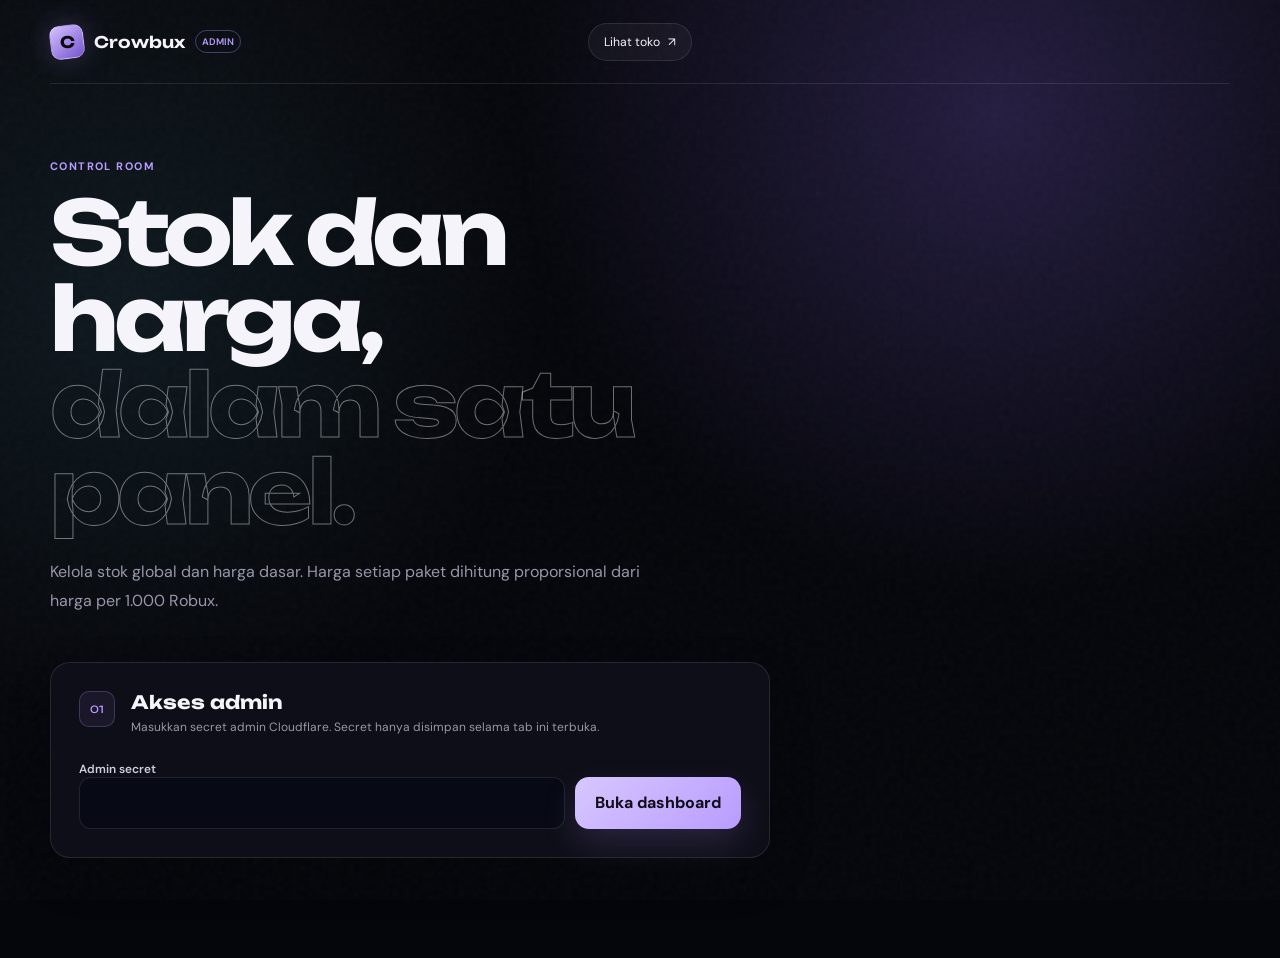
<file: admin.html>
<!DOCTYPE html>
<html lang="id" data-api-base="https://crowbux-api.crowbux-stock.workers.dev">
  <head>
    <meta charset="UTF-8" />
    <meta name="viewport" content="width=device-width, initial-scale=1.0" />
    <meta name="theme-color" content="#070b18" />
    <meta name="robots" content="noindex, nofollow" />
    <link rel="preconnect" href="https://fonts.googleapis.com" />
    <link rel="preconnect" href="https://fonts.gstatic.com" crossorigin />
    <link
      href="https://fonts.googleapis.com/css2?family=DM+Sans:wght@400;500;600;700&family=Unbounded:wght@500;600;700&display=swap"
      rel="stylesheet"
    />
    <link rel="icon" href="favicon.svg" type="image/svg+xml" />
    <link rel="stylesheet" href="styles.css" />
    <title>Crowbux Admin — Stok &amp; Harga</title>
  </head>
  <body class="admin-page">
    <div class="page-noise" aria-hidden="true"></div>

    <header class="site-header">
      <a class="brand" href="index.html" aria-label="Kembali ke Crowbux">
        <span class="brand-mark" aria-hidden="true"><span>C</span></span>
        <span>Crowbux</span>
        <small>Admin</small>
      </a>
      <a class="header-action" href="index.html">Lihat toko <span aria-hidden="true">↗</span></a>
    </header>

    <main class="admin-shell">
      <section class="admin-intro">
        <span class="section-kicker">Control room</span>
        <h1>Stok dan harga,<br /><span>dalam satu panel.</span></h1>
        <p>Kelola stok global dan harga dasar. Harga setiap paket dihitung proporsional dari harga per 1.000 Robux.</p>
      </section>

      <section class="admin-auth form-card" id="admin-auth" aria-labelledby="auth-title">
        <div class="step-heading">
          <span class="step-number">01</span>
          <div>
            <h2 id="auth-title">Akses admin</h2>
            <p>Masukkan secret admin Cloudflare. Secret hanya disimpan selama tab ini terbuka.</p>
          </div>
        </div>
        <form id="admin-login-form" class="admin-login-form">
          <label for="admin-secret">Admin secret</label>
          <div class="input-action-row">
            <input id="admin-secret" type="password" autocomplete="current-password" required />
            <button class="primary-button" type="submit">Buka dashboard</button>
          </div>
        </form>
      </section>

      <section class="admin-dashboard" id="admin-dashboard" hidden>
        <div class="admin-toolbar">
          <div>
            <span class="section-kicker">Live inventory</span>
            <h2>Pengaturan Crowbux</h2>
          </div>
          <button class="secondary-button" id="admin-logout" type="button">Keluar</button>
        </div>

        <div class="admin-metrics">
          <article>
            <span>Stok tersedia</span>
            <strong id="admin-current-stock">—</strong>
            <small>Robux siap dijual</small>
          </article>
          <article>
            <span>Harga dasar</span>
            <strong id="admin-current-price">—</strong>
            <small>Per 1.000 Robux</small>
          </article>
          <article>
            <span>Terakhir diperbarui</span>
            <strong id="admin-updated-at">—</strong>
            <small>Waktu database</small>
          </article>
        </div>

        <div class="admin-grid">
          <form class="form-card admin-settings-form" id="admin-settings-form">
            <div class="step-heading">
              <span class="step-number">02</span>
              <div>
                <h3>Update inventory</h3>
                <p>Tambah restock atau tetapkan ulang jumlah stok.</p>
              </div>
            </div>

            <div class="admin-field-grid">
              <label>
                Operasi stok
                <select id="stock-operation" name="stockOperation">
                  <option value="add">Tambah ke stok saat ini</option>
                  <option value="set">Tetapkan jumlah stok</option>
                </select>
              </label>
              <label>
                Jumlah Robux
                <input id="stock-amount" name="stockAmount" type="number" min="0" step="1" value="0" required />
              </label>
              <div class="admin-price-field">
                <label for="price-per-1000">Harga per 1.000 Robux</label>
                <div class="currency-input">
                  <span>Rp</span>
                  <input id="price-per-1000" name="pricePer1000" type="number" min="1000" step="100" required />
                </div>
              </div>
            </div>

            <div class="admin-save-row">
              <p>Perubahan harga langsung memperbarui seluruh paket di halaman pembeli.</p>
              <button class="primary-button" type="submit">Simpan perubahan <span aria-hidden="true">→</span></button>
            </div>
          </form>

          <aside class="form-card price-preview" aria-labelledby="preview-title">
            <div class="step-heading">
              <span class="step-number">03</span>
              <div>
                <h3 id="preview-title">Preview harga paket</h3>
                <p>Dihitung otomatis dari harga dasar.</p>
              </div>
            </div>
            <div class="preview-list" id="price-preview"></div>
          </aside>
        </div>

        <section class="form-card admin-orders" aria-labelledby="admin-orders-title">
          <div class="admin-orders-heading">
            <div class="step-heading">
              <span class="step-number">04</span>
              <div>
                <h3 id="admin-orders-title">Pesanan terbaru</h3>
                <p>Konfirmasi pembayaran manual untuk mengurangi stok dan memulai proses top up.</p>
              </div>
            </div>
            <button class="secondary-button" id="refresh-orders" type="button">Muat ulang</button>
          </div>
          <div class="admin-order-list" id="admin-order-list">
            <p class="empty-orders">Memuat pesanan…</p>
          </div>
        </section>
      </section>
    </main>

    <div class="toast" id="toast" role="status" aria-live="polite"></div>
    <script src="admin.js"></script>
  </body>
</html>
</file>
<file: styles.css>
:root {
  --bg: #05060b;
  --bg-soft: #0b0d15;
  --panel: rgba(16, 17, 28, 0.82);
  --panel-solid: #10121d;
  --text: #f6f4fb;
  --muted: #9896a8;
  --line: rgba(255, 255, 255, 0.1);
  --lime: #b99cff;
  --lime-dark: #7554cf;
  --violet: #b99cff;
  --cyan: #6be6f4;
  --danger: #ff7b91;
  --success: #64e6a5;
  --radius-sm: 12px;
  --radius-md: 20px;
  --radius-lg: 30px;
  --shadow: 0 30px 80px rgba(0, 0, 0, 0.28);
}

* {
  box-sizing: border-box;
  margin: 0;
  padding: 0;
}

html {
  scroll-behavior: smooth;
}

body {
  min-width: 320px;
  overflow-x: hidden;
  background:
    radial-gradient(circle at 78% 12%, rgba(151, 112, 255, 0.22), transparent 30rem),
    radial-gradient(circle at 10% 32%, rgba(107, 230, 244, 0.08), transparent 26rem),
    linear-gradient(135deg, rgba(255, 255, 255, 0.012), transparent 42%),
    var(--bg);
  color: var(--text);
  font-family: "DM Sans", Arial, sans-serif;
}

button,
input,
select {
  font: inherit;
}

button,
a,
label {
  -webkit-tap-highlight-color: transparent;
}

button {
  color: inherit;
}

a {
  color: inherit;
}

.page-noise {
  position: fixed;
  inset: 0;
  z-index: -1;
  pointer-events: none;
  opacity: 0.12;
  background-image: url("data:image/svg+xml,%3Csvg viewBox='0 0 180 180' xmlns='http://www.w3.org/2000/svg'%3E%3Cfilter id='n'%3E%3CfeTurbulence type='fractalNoise' baseFrequency='.8' numOctaves='3' stitchTiles='stitch'/%3E%3C/filter%3E%3Crect width='100%25' height='100%25' filter='url(%23n)' opacity='.25'/%3E%3C/svg%3E");
}

.section-shell,
.site-header {
  width: min(1180px, calc(100% - 40px));
  margin-inline: auto;
}

.site-header {
  position: relative;
  z-index: 10;
  display: grid;
  grid-template-columns: 1fr auto 1fr;
  align-items: center;
  min-height: 84px;
  border-bottom: 1px solid var(--line);
}

.brand {
  display: inline-flex;
  align-items: center;
  justify-self: start;
  gap: 10px;
  font-family: "Unbounded", sans-serif;
  font-size: 1rem;
  font-weight: 600;
  text-decoration: none;
}

.brand small {
  padding: 4px 6px;
  border: 1px solid rgba(185, 156, 255, 0.34);
  border-radius: 999px;
  color: var(--lime);
  font-family: "DM Sans", sans-serif;
  font-size: 0.6rem;
  text-transform: uppercase;
}

.brand-mark {
  display: grid;
  width: 34px;
  height: 34px;
  place-items: center;
  border: 1px solid rgba(255, 255, 255, 0.25);
  border-radius: 10px;
  background: linear-gradient(145deg, #d4c2ff, #7554cf);
  box-shadow: 0 0 28px rgba(185, 156, 255, 0.24);
  color: #0c0913;
  transform: rotate(-7deg);
}

.brand-mark span {
  font-weight: 700;
  transform: rotate(7deg);
}

.site-nav {
  display: flex;
  align-items: center;
  gap: 30px;
}

.site-nav a {
  color: var(--muted);
  font-size: 0.82rem;
  text-decoration: none;
  transition: color 0.2s ease;
}

.site-nav a:hover,
.site-nav a:focus-visible {
  color: var(--text);
}

.header-action {
  display: inline-flex;
  align-items: center;
  justify-self: end;
  gap: 8px;
  padding: 10px 15px;
  border: 1px solid var(--line);
  border-radius: 999px;
  background: rgba(255, 255, 255, 0.04);
  cursor: pointer;
  font-size: 0.76rem;
  text-decoration: none;
  transition: border-color 0.2s ease, background 0.2s ease;
}

.header-action:hover {
  border-color: rgba(185, 156, 255, 0.5);
  background: rgba(185, 156, 255, 0.08);
}

.hero {
  display: grid;
  grid-template-columns: minmax(0, 1.05fr) minmax(420px, 0.95fr);
  gap: 72px;
  align-items: center;
  min-height: 690px;
  padding-block: 74px 92px;
}

.eyebrow,
.section-kicker {
  color: var(--lime);
  font-size: 0.68rem;
  font-weight: 700;
  letter-spacing: 0.13em;
  text-transform: uppercase;
}

.eyebrow {
  display: inline-flex;
  align-items: center;
  gap: 9px;
  margin-bottom: 24px;
}

.pulse-dot {
  position: relative;
  width: 7px;
  height: 7px;
  border-radius: 50%;
  background: var(--success);
  box-shadow: 0 0 0 5px rgba(100, 230, 165, 0.1);
}

.pulse-dot::after {
  content: "";
  position: absolute;
  inset: -5px;
  border: 1px solid var(--success);
  border-radius: inherit;
  animation: pulse 2s ease-out infinite;
}

.hero h1,
.section-heading h2,
.faq-intro h2,
.success-modal h2 {
  font-family: "Unbounded", sans-serif;
  letter-spacing: -0.055em;
}

.hero h1 {
  max-width: 670px;
  font-size: clamp(3.7rem, 7.1vw, 7rem);
  font-weight: 600;
  line-height: 0.92;
}

.hero h1 span {
  display: block;
  color: transparent;
  -webkit-text-stroke: 1px rgba(248, 248, 255, 0.56);
}

.hero-copy > p {
  max-width: 590px;
  margin-top: 28px;
  color: var(--muted);
  font-size: 1rem;
  line-height: 1.8;
}

.hero-actions {
  display: flex;
  align-items: center;
  gap: 24px;
  margin-top: 34px;
}

.primary-button,
.secondary-button {
  border: 0;
  cursor: pointer;
  font-weight: 700;
}

.primary-button {
  display: inline-flex;
  align-items: center;
  justify-content: center;
  gap: 18px;
  min-height: 52px;
  padding: 0 20px;
  border-radius: 14px;
  background: linear-gradient(135deg, #d7c7ff, var(--lime));
  box-shadow: 0 14px 34px rgba(185, 156, 255, 0.16);
  color: #100c18;
  transition: background 0.2s ease, transform 0.2s ease, box-shadow 0.2s ease;
}

.primary-button:hover {
  background: linear-gradient(135deg, #e5dcff, #c7b1ff);
  box-shadow: 0 18px 40px rgba(185, 156, 255, 0.24);
  transform: translateY(-2px);
}

.text-link {
  color: var(--muted);
  font-size: 0.84rem;
  text-underline-offset: 5px;
  transition: color 0.2s ease;
}

.text-link:hover {
  color: var(--text);
}

.trust-list {
  display: flex;
  flex-wrap: wrap;
  gap: 18px;
  margin-top: 32px;
  list-style: none;
  color: var(--muted);
  font-size: 0.72rem;
}

.trust-list span {
  margin-right: 5px;
  color: var(--lime);
}

.hero-visual {
  position: relative;
  min-height: 490px;
  perspective: 1100px;
}

.visual-card {
  position: absolute;
  inset: 34px 14px 42px 42px;
  display: flex;
  flex-direction: column;
  padding: 28px;
  overflow: hidden;
  border: 1px solid rgba(255, 255, 255, 0.13);
  border-radius: 34px;
  background:
    linear-gradient(145deg, rgba(255, 255, 255, 0.09), transparent 42%),
    rgba(15, 22, 43, 0.78);
  box-shadow: var(--shadow);
  backdrop-filter: blur(20px);
  transform: rotateY(-7deg) rotateX(3deg);
  transform-style: preserve-3d;
}

.visual-card::before {
  content: "";
  position: absolute;
  width: 310px;
  height: 310px;
  right: -100px;
  bottom: -140px;
  border: 1px solid rgba(185, 156, 255, 0.26);
  border-radius: 50%;
  box-shadow: 0 0 0 50px rgba(185, 156, 255, 0.025), 0 0 0 100px rgba(185, 156, 255, 0.018);
}

.visual-topline,
.balance-row {
  position: relative;
  z-index: 2;
  display: flex;
  align-items: center;
  justify-content: space-between;
}

.visual-topline {
  color: var(--muted);
  font-size: 0.72rem;
  text-transform: uppercase;
}

.live-label {
  display: inline-flex;
  align-items: center;
  gap: 7px;
  color: var(--success);
}

.live-label i {
  width: 6px;
  height: 6px;
  border-radius: 50%;
  background: currentColor;
  box-shadow: 0 0 12px currentColor;
}

.coin-stage {
  position: relative;
  flex: 1;
  min-height: 260px;
}

.crow-wing {
  position: absolute;
  width: 260px;
  height: 170px;
  top: 45px;
  left: 55px;
  opacity: 0.34;
  filter: drop-shadow(0 0 28px rgba(185, 156, 255, 0.2));
  transform: rotate(-10deg);
}

.crow-wing,
.crow-wing::before,
.crow-wing::after,
.crow-wing span {
  background: linear-gradient(135deg, rgba(208, 192, 255, 0.56), rgba(72, 51, 126, 0.08));
  clip-path: polygon(0 48%, 76% 0, 55% 32%, 100% 24%, 63% 55%, 91% 72%, 46% 67%, 57% 100%, 27% 75%);
}

.crow-wing::before,
.crow-wing::after,
.crow-wing span {
  content: "";
  position: absolute;
  inset: 0;
}

.crow-wing::before {
  opacity: 0.6;
  transform: translate(-18px, 12px) scale(0.84);
}

.crow-wing::after {
  opacity: 0.35;
  transform: translate(-32px, 24px) scale(0.68);
}

.crow-wing span {
  opacity: 0.2;
  transform: translate(-45px, 36px) scale(0.52);
}

.coin {
  position: absolute;
  display: grid;
  place-items: center;
  aspect-ratio: 1;
  border: 10px solid rgba(30, 22, 48, 0.48);
  border-radius: 50%;
  background:
    radial-gradient(circle at 34% 28%, #efffc6 0 5%, transparent 6%),
    linear-gradient(145deg, #ded2ff, #8260d8);
  box-shadow:
    inset -18px -22px 35px rgba(53, 32, 102, 0.34),
    inset 12px 12px 28px rgba(255, 255, 255, 0.38),
    0 30px 45px rgba(0, 0, 0, 0.35),
    0 0 50px rgba(185, 156, 255, 0.16);
  color: #160f25;
  font-family: "Unbounded", sans-serif;
  transform-style: preserve-3d;
}

.coin::after {
  content: "";
  position: absolute;
  inset: 16%;
  border: 2px solid rgba(22, 15, 37, 0.38);
  border-radius: 18px;
  transform: rotate(45deg);
}

.coin span {
  position: relative;
  z-index: 2;
  font-size: 2.4rem;
  font-weight: 700;
}

.coin-back {
  width: 156px;
  top: 65px;
  left: 66px;
  filter: saturate(0.85) brightness(0.72);
  transform: rotateY(18deg) rotateZ(-18deg) translateZ(-20px);
}

.coin-front {
  width: 190px;
  top: 38px;
  left: 146px;
  z-index: 2;
  transform: rotateY(-14deg) rotateZ(12deg) translateZ(42px);
  animation: coin-float 5s ease-in-out infinite;
}

.coin-small {
  width: 98px;
  top: 170px;
  left: 62px;
  z-index: 3;
  border-width: 7px;
  transform: rotateY(12deg) rotateZ(-8deg) translateZ(68px);
  animation: coin-float 5s 0.8s ease-in-out infinite reverse;
}

.coin-small span {
  font-size: 1.45rem;
}

.balance-row {
  padding-top: 22px;
  border-top: 1px solid var(--line);
}

.balance-row > div:first-child {
  display: grid;
  gap: 4px;
}

.balance-row span {
  color: var(--muted);
  font-size: 0.68rem;
}

.balance-row strong {
  font-family: "Unbounded", sans-serif;
  font-size: 1.3rem;
}

.trend-badge {
  padding: 8px 10px;
  border: 1px solid rgba(185, 156, 255, 0.24);
  border-radius: 999px;
  background: rgba(185, 156, 255, 0.08);
  color: var(--lime);
  font-size: 0.66rem;
}

.floating-order {
  position: absolute;
  right: -18px;
  bottom: 18px;
  z-index: 3;
  display: flex;
  align-items: center;
  gap: 12px;
  padding: 14px 18px;
  border: 1px solid var(--line);
  border-radius: 16px;
  background: rgba(9, 14, 29, 0.92);
  box-shadow: 0 20px 50px rgba(0, 0, 0, 0.3);
  backdrop-filter: blur(16px);
  animation: order-float 4s ease-in-out infinite;
}

.order-icon {
  display: grid;
  width: 32px;
  height: 32px;
  place-items: center;
  border-radius: 50%;
  background: var(--success);
  color: #062115;
  font-weight: 800;
}

.floating-order div {
  display: grid;
  gap: 3px;
}

.floating-order strong {
  font-size: 0.76rem;
}

.floating-order div span {
  color: var(--muted);
  font-size: 0.65rem;
}

.orb {
  position: absolute;
  border-radius: 50%;
  filter: blur(2px);
}

.orb-one {
  width: 160px;
  height: 160px;
  right: -35px;
  top: -6px;
  background: rgba(154, 124, 255, 0.25);
  box-shadow: 0 0 90px rgba(154, 124, 255, 0.35);
}

.orb-two {
  width: 90px;
  height: 90px;
  left: -8px;
  bottom: 28px;
  background: rgba(86, 214, 255, 0.16);
  box-shadow: 0 0 80px rgba(86, 214, 255, 0.26);
}

.ticker {
  overflow: hidden;
  border-block: 1px solid var(--line);
  background: rgba(255, 255, 255, 0.025);
}

.ticker-track {
  display: flex;
  width: max-content;
  align-items: center;
  gap: 28px;
  padding: 15px 0;
  animation: marquee 26s linear infinite;
}

.ticker span {
  color: var(--muted);
  font-family: "Unbounded", sans-serif;
  font-size: 0.65rem;
  letter-spacing: 0.08em;
  text-transform: uppercase;
}

.ticker i {
  width: 5px;
  height: 5px;
  border-radius: 50%;
  background: var(--lime);
  box-shadow: 0 0 10px var(--lime);
}

.topup-section,
.steps-section,
.faq-section {
  padding-block: 112px;
}

.section-heading {
  display: flex;
  align-items: end;
  justify-content: space-between;
  gap: 40px;
  margin-bottom: 42px;
}

.section-heading h2,
.faq-intro h2 {
  margin-top: 12px;
  font-size: clamp(2.2rem, 4.6vw, 4.4rem);
  line-height: 1;
}

.section-heading > p {
  max-width: 430px;
  color: var(--muted);
  font-size: 0.86rem;
  line-height: 1.7;
}

.checkout-layout {
  display: grid;
  grid-template-columns: minmax(0, 1fr) 360px;
  gap: 24px;
  align-items: start;
}

.form-stack {
  display: grid;
  gap: 14px;
}

.form-card,
.order-summary {
  border: 1px solid var(--line);
  background: var(--panel);
  box-shadow: 0 18px 50px rgba(0, 0, 0, 0.12);
  backdrop-filter: blur(14px);
}

.form-card {
  padding: 28px;
  border-radius: var(--radius-md);
}

.step-heading {
  display: flex;
  gap: 16px;
  margin-bottom: 26px;
}

.step-number {
  display: grid;
  width: 36px;
  height: 36px;
  flex: 0 0 auto;
  place-items: center;
  border: 1px solid rgba(185, 156, 255, 0.24);
  border-radius: 10px;
  background: rgba(185, 156, 255, 0.07);
  color: var(--lime);
  font-family: "Unbounded", sans-serif;
  font-size: 0.62rem;
}

.step-heading h3,
.summary-head h3 {
  font-size: 1rem;
}

.step-heading p {
  margin-top: 5px;
  color: var(--muted);
  font-size: 0.75rem;
}

.account-field label,
.contact-grid label {
  display: grid;
  gap: 9px;
  color: #cbd1e0;
  font-size: 0.74rem;
  font-weight: 600;
}

.contact-grid label span {
  color: var(--muted);
  font-weight: 400;
}

.input-action-row {
  display: grid;
  grid-template-columns: 1fr auto;
  gap: 10px;
}

input[type="text"],
input[type="tel"],
input[type="email"],
input[type="password"],
input[type="number"],
select {
  width: 100%;
  min-height: 48px;
  border: 1px solid var(--line);
  border-radius: 12px;
  outline: 0;
  background: rgba(3, 7, 18, 0.48);
  color: var(--text);
  padding: 0 14px;
  transition: border-color 0.2s ease, box-shadow 0.2s ease;
}

input::placeholder {
  color: #616b83;
}

input:focus {
  border-color: rgba(185, 156, 255, 0.62);
  box-shadow: 0 0 0 4px rgba(185, 156, 255, 0.07);
}

input.is-invalid {
  border-color: var(--danger);
  box-shadow: 0 0 0 4px rgba(255, 123, 145, 0.07);
}

.secondary-button {
  min-width: 104px;
  border: 1px solid var(--line);
  border-radius: 12px;
  background: rgba(255, 255, 255, 0.05);
  font-size: 0.74rem;
  transition: border-color 0.2s ease, background 0.2s ease;
}

.secondary-button:hover {
  border-color: rgba(185, 156, 255, 0.38);
  background: rgba(185, 156, 255, 0.07);
}

.secondary-button:disabled {
  cursor: wait;
  opacity: 0.65;
}

.field-message {
  margin-top: 8px;
  color: var(--muted);
  font-size: 0.68rem;
}

.field-message.is-success {
  color: var(--success);
}

.field-message.is-error {
  color: var(--danger);
}

.roblox-account-preview {
  display: grid;
  grid-template-columns: 64px minmax(0, 1fr) auto;
  align-items: center;
  gap: 14px;
  margin-top: 14px;
  padding: 12px;
  border: 1px solid rgba(105, 237, 179, 0.22);
  border-radius: 16px;
  background: linear-gradient(135deg, rgba(105, 237, 179, 0.08), rgba(185, 156, 255, 0.05));
}

.roblox-account-preview[hidden] {
  display: none;
}

.roblox-account-preview img {
  width: 64px;
  height: 64px;
  border: 1px solid rgba(255, 255, 255, 0.1);
  border-radius: 14px;
  background: rgba(255, 255, 255, 0.05);
  object-fit: cover;
}

.roblox-account-copy {
  display: grid;
  gap: 3px;
  min-width: 0;
}

.roblox-account-title {
  display: flex;
  align-items: center;
  flex-wrap: wrap;
  gap: 8px;
}

.roblox-account-title strong {
  overflow: hidden;
  text-overflow: ellipsis;
  white-space: nowrap;
}

.roblox-account-copy > span,
.roblox-account-copy small {
  color: var(--muted);
  font-size: 0.72rem;
}

.account-verification-badge {
  padding: 4px 7px;
  border: 1px solid rgba(185, 156, 255, 0.24);
  border-radius: 999px;
  color: #cdbaff;
  font-size: 0.58rem;
  font-weight: 700;
  letter-spacing: 0.04em;
  text-transform: uppercase;
}

.account-verification-badge.is-ownership-verified {
  border-color: rgba(105, 237, 179, 0.3);
  color: var(--success);
}

.roblox-account-preview > a {
  color: #cdbaff;
  font-size: 0.7rem;
  font-weight: 700;
}

.roblox-oauth-panel {
  display: flex;
  align-items: center;
  justify-content: space-between;
  gap: 16px;
  margin-top: 14px;
  padding-top: 14px;
  border-top: 1px solid var(--line);
}

.roblox-oauth-panel strong {
  font-size: 0.76rem;
}

.roblox-oauth-panel p {
  max-width: 520px;
  margin-top: 4px;
  color: var(--muted);
  font-size: 0.66rem;
  line-height: 1.5;
}

.oauth-button:disabled {
  cursor: not-allowed;
}

.package-grid {
  display: grid;
  grid-template-columns: repeat(3, minmax(0, 1fr));
  gap: 14px;
}

.package-option,
.payment-option {
  position: relative;
  cursor: pointer;
}

.package-option input,
.payment-option input {
  position: absolute;
  width: 1px;
  height: 1px;
  opacity: 0;
  pointer-events: none;
}

.package-content {
  position: relative;
  display: grid;
  min-height: 136px;
  grid-template-rows: auto auto 1fr;
  align-content: start;
  padding: 20px;
  overflow: hidden;
  border: 2px solid rgba(185, 156, 255, 0.22);
  border-radius: 14px;
  background: linear-gradient(145deg, rgba(17, 26, 47, 0.92), rgba(8, 12, 27, 0.82));
  box-shadow: inset 0 1px 0 rgba(255, 255, 255, 0.025);
  transition: border-color 0.2s ease, background 0.2s ease, box-shadow 0.2s ease, transform 0.2s ease;
}

.package-option:hover .package-content {
  border-color: rgba(185, 156, 255, 0.62);
  box-shadow: 0 12px 28px rgba(0, 0, 0, 0.2), inset 0 0 24px rgba(185, 156, 255, 0.045);
  transform: translateY(-3px);
}

.package-option input:focus-visible + .package-content,
.payment-option input:focus-visible + .payment-content {
  outline: 2px solid var(--lime);
  outline-offset: 3px;
}

.package-option input:checked + .package-content {
  border-color: var(--lime);
  background: linear-gradient(145deg, rgba(185, 156, 255, 0.11), rgba(13, 17, 34, 0.9));
  box-shadow: 0 0 0 1px rgba(185, 156, 255, 0.16), 0 14px 34px rgba(0, 0, 0, 0.24);
}

.package-option.is-unavailable {
  cursor: not-allowed;
}

.package-option.is-unavailable .package-content {
  opacity: 0.36;
  filter: grayscale(0.7);
}

.package-option.is-unavailable:hover .package-content {
  border-color: var(--line);
  transform: none;
}

.package-amount {
  color: #ffffff;
  font-family: "DM Sans", Arial, sans-serif;
  font-size: 1.45rem;
  font-weight: 700;
  line-height: 1;
}

.package-unit {
  margin-top: 7px;
  color: #9ebfe8;
  font-size: 0.72rem;
  font-weight: 500;
}

.package-price {
  align-self: end;
  margin-top: 18px;
  color: var(--lime);
  font-size: 0.9rem;
  font-weight: 700;
}

.payment-grid {
  display: grid;
  grid-template-columns: repeat(2, minmax(0, 1fr));
  gap: 10px;
}

.payment-content {
  display: grid;
  grid-template-columns: auto 1fr auto;
  align-items: center;
  gap: 12px;
  min-height: 72px;
  padding: 12px 14px;
  border: 1px solid var(--line);
  border-radius: 14px;
  background: rgba(3, 7, 18, 0.36);
  transition: border-color 0.2s ease, background 0.2s ease;
}

.payment-option:hover .payment-content {
  border-color: rgba(255, 255, 255, 0.22);
}

.payment-option input:checked + .payment-content {
  border-color: var(--lime);
  background: rgba(185, 156, 255, 0.07);
}

.payment-content > span:nth-child(2) {
  display: grid;
  gap: 3px;
}

.payment-content strong {
  font-size: 0.76rem;
}

.payment-content small {
  color: var(--muted);
  font-size: 0.62rem;
}

.payment-content > i {
  width: 14px;
  height: 14px;
  border: 1px solid #59637b;
  border-radius: 50%;
  box-shadow: inset 0 0 0 3px var(--panel-solid);
}

.payment-option input:checked + .payment-content > i {
  border-color: var(--lime);
  background: var(--lime);
}

.payment-option input:disabled + .payment-content {
  cursor: not-allowed;
  opacity: 0.42;
  filter: grayscale(0.7);
}

.payment-option input:disabled + .payment-content:hover {
  border-color: var(--line);
}

.payment-logo {
  display: grid;
  width: 38px;
  height: 38px;
  place-items: center;
  border-radius: 11px;
  font-size: 0.68rem;
  font-weight: 800;
}

.qris-logo {
  background: #f6f7fb;
  color: #121212;
}

.dana-logo {
  background: #118eea;
}

.gopay-logo {
  background: #00aed6;
}

.bank-logo {
  background: #6b5ce7;
}

.contact-grid {
  display: grid;
  grid-template-columns: repeat(2, minmax(0, 1fr));
  gap: 12px;
}

.order-summary {
  position: sticky;
  top: 24px;
  padding: 26px;
  border-radius: var(--radius-md);
}

.summary-head {
  padding-bottom: 22px;
  border-bottom: 1px solid var(--line);
}

.summary-head h3 {
  margin-top: 8px;
}

.summary-product {
  display: flex;
  align-items: center;
  gap: 13px;
  padding: 22px 0;
  border-bottom: 1px solid var(--line);
}

.summary-coin {
  display: grid;
  width: 48px;
  height: 48px;
  place-items: center;
  border: 5px solid #63469f;
  border-radius: 50%;
  background: var(--lime);
  color: #160f25;
  font-family: "Unbounded", sans-serif;
  font-weight: 800;
  transform: rotate(-8deg);
}

.summary-product > div:last-child {
  display: grid;
  gap: 4px;
}

.summary-product span {
  font-weight: 700;
}

.summary-product small {
  color: var(--muted);
  font-size: 0.68rem;
}

.summary-details {
  display: grid;
  gap: 13px;
  padding: 22px 0;
  border-bottom: 1px solid var(--line);
}

.summary-details div,
.summary-total {
  display: flex;
  justify-content: space-between;
  gap: 20px;
}

.summary-details dt,
.summary-details dd {
  font-size: 0.72rem;
}

.summary-details dt {
  color: var(--muted);
}

.summary-details dd {
  max-width: 180px;
  overflow: hidden;
  text-align: right;
  text-overflow: ellipsis;
  white-space: nowrap;
}

.summary-total {
  align-items: end;
  padding: 22px 0;
}

.summary-total span {
  color: var(--muted);
  font-size: 0.72rem;
}

.summary-total strong {
  font-family: "Unbounded", sans-serif;
  font-size: 1.18rem;
}

.checkout-button {
  width: 100%;
}

.secure-note {
  display: flex;
  align-items: center;
  justify-content: center;
  gap: 7px;
  margin-top: 14px;
  color: var(--muted);
  font-size: 0.61rem;
  text-align: center;
}

.steps-section {
  border-top: 1px solid var(--line);
}

.compact-heading {
  justify-content: flex-start;
}

.steps-grid {
  display: grid;
  grid-template-columns: repeat(3, minmax(0, 1fr));
  gap: 1px;
  overflow: hidden;
  border: 1px solid var(--line);
  border-radius: var(--radius-lg);
  background: var(--line);
}

.steps-grid article {
  position: relative;
  min-height: 340px;
  padding: 30px;
  overflow: hidden;
  background: var(--bg-soft);
}

.steps-grid article > span {
  color: var(--muted);
  font-family: "Unbounded", sans-serif;
  font-size: 0.62rem;
}

.step-symbol {
  display: grid;
  width: 74px;
  height: 74px;
  margin: 74px 0 38px;
  place-items: center;
  border: 1px solid var(--line);
  border-radius: 24px;
  background: linear-gradient(145deg, rgba(255, 255, 255, 0.08), transparent);
  color: var(--lime);
  font-family: "Unbounded", sans-serif;
  font-size: 1.25rem;
  transform: rotate(-6deg);
}

.steps-grid article:nth-child(2) .step-symbol {
  color: var(--violet);
  transform: rotate(6deg);
}

.steps-grid article:nth-child(3) .step-symbol {
  color: var(--cyan);
}

.steps-grid h3 {
  margin-bottom: 10px;
  font-size: 1rem;
}

.steps-grid p {
  color: var(--muted);
  font-size: 0.78rem;
  line-height: 1.7;
}

.faq-section {
  display: grid;
  grid-template-columns: 0.72fr 1.28fr;
  gap: 88px;
  border-top: 1px solid var(--line);
}

.faq-intro {
  position: sticky;
  top: 30px;
  align-self: start;
}

.faq-intro h2 {
  max-width: 480px;
}

.faq-intro p {
  max-width: 370px;
  margin-top: 22px;
  color: var(--muted);
  font-size: 0.82rem;
  line-height: 1.7;
}

.faq-list {
  border-top: 1px solid var(--line);
}

.faq-item {
  border-bottom: 1px solid var(--line);
}

.faq-item button {
  display: flex;
  width: 100%;
  align-items: center;
  justify-content: space-between;
  gap: 30px;
  padding: 24px 0;
  border: 0;
  background: transparent;
  cursor: pointer;
  text-align: left;
}

.faq-item button span {
  color: var(--lime);
  font-size: 1.2rem;
}

.faq-answer {
  padding: 0 48px 24px 0;
  color: var(--muted);
  font-size: 0.78rem;
  line-height: 1.75;
}

.site-footer {
  display: grid;
  grid-template-columns: 1fr auto 1fr;
  align-items: center;
  gap: 30px;
  padding-block: 28px 42px;
  border-top: 1px solid var(--line);
  color: var(--muted);
  font-size: 0.68rem;
}

.footer-brand {
  color: var(--text);
  font-size: 0.82rem;
}

.footer-brand .brand-mark {
  width: 28px;
  height: 28px;
  border-radius: 8px;
}

.site-footer > span {
  justify-self: end;
}

.modal-backdrop {
  position: fixed;
  inset: 0;
  z-index: 100;
  display: grid;
  place-items: center;
  padding: 20px;
  background: rgba(2, 5, 13, 0.82);
  backdrop-filter: blur(12px);
}

.modal-backdrop[hidden] {
  display: none;
}

.success-modal {
  position: relative;
  width: min(100%, 520px);
  max-height: calc(100vh - 40px);
  overflow-y: auto;
  padding: 40px;
  border: 1px solid var(--line);
  border-radius: 26px;
  background: var(--panel-solid);
  box-shadow: var(--shadow);
  text-align: center;
  animation: modal-in 0.3s ease both;
}

.modal-close {
  position: absolute;
  top: 14px;
  right: 16px;
  width: 34px;
  height: 34px;
  border: 1px solid var(--line);
  border-radius: 50%;
  background: transparent;
  cursor: pointer;
  color: var(--muted);
  font-size: 1.1rem;
}

.success-icon {
  display: grid;
  width: 66px;
  height: 66px;
  margin: 0 auto 24px;
  place-items: center;
  border-radius: 22px;
  background: linear-gradient(145deg, #d7c7ff, var(--lime));
  box-shadow: 0 18px 40px rgba(185, 156, 255, 0.18);
  color: #160f25;
  font-size: 1.5rem;
  font-weight: 800;
  transform: rotate(-6deg);
}

.success-modal h2 {
  margin-top: 10px;
  font-size: 2rem;
}

.success-modal > p {
  margin: 16px 0 24px;
  color: var(--muted);
  font-size: 0.8rem;
  line-height: 1.7;
}

.demo-order {
  display: flex;
  align-items: center;
  justify-content: space-between;
  gap: 20px;
  margin-bottom: 22px;
  padding: 14px 16px;
  border: 1px solid var(--line);
  border-radius: 12px;
  background: rgba(255, 255, 255, 0.03);
  font-size: 0.72rem;
}

.demo-order span {
  color: var(--muted);
}

.demo-order strong {
  color: var(--lime);
}

.modal-done {
  width: 100%;
}

.toast {
  position: fixed;
  left: 50%;
  bottom: 24px;
  z-index: 120;
  max-width: calc(100% - 32px);
  padding: 12px 16px;
  border: 1px solid var(--line);
  border-radius: 12px;
  background: #151d34;
  box-shadow: var(--shadow);
  color: var(--text);
  font-size: 0.74rem;
  opacity: 0;
  pointer-events: none;
  transform: translate(-50%, 20px);
  transition: opacity 0.25s ease, transform 0.25s ease;
}

.toast.is-visible {
  opacity: 1;
  transform: translate(-50%, 0);
}

.hero-stock {
  display: inline-flex;
  align-items: center;
  gap: 18px;
  margin-top: 26px;
  padding: 12px 16px;
  border: 1px solid rgba(185, 156, 255, 0.24);
  border-radius: 14px;
  background: rgba(185, 156, 255, 0.06);
}

.hero-stock span {
  display: inline-flex;
  align-items: center;
  gap: 8px;
  color: var(--muted);
  font-size: 0.72rem;
}

.hero-stock i,
.order-status > i {
  width: 8px;
  height: 8px;
  border-radius: 50%;
  background: var(--success);
  box-shadow: 0 0 15px rgba(100, 230, 165, 0.7);
}

.hero-stock strong {
  color: var(--lime);
  font-family: "Unbounded", sans-serif;
  font-size: 0.76rem;
}

.catalog-meta {
  display: grid;
  gap: 4px;
  margin-left: auto;
  text-align: right;
}

.catalog-meta span {
  color: var(--success);
  font-size: 0.72rem;
  font-weight: 700;
}

.catalog-meta small {
  color: var(--muted);
  font-size: 0.62rem;
}

.order-identifiers {
  display: grid;
  grid-template-columns: 1fr 1fr;
  gap: 10px;
}

.order-identifiers .demo-order {
  display: grid;
  gap: 7px;
  margin-bottom: 12px;
  text-align: left;
}

.demo-order b {
  font-weight: 500;
}

.order-status {
  display: flex;
  align-items: flex-start;
  gap: 12px;
  margin-bottom: 22px;
  padding: 14px 16px;
  border: 1px solid rgba(255, 194, 107, 0.2);
  border-radius: 12px;
  background: rgba(255, 194, 107, 0.05);
  text-align: left;
}

.order-status > i {
  flex: 0 0 auto;
  margin-top: 5px;
  background: #ffc26b;
  box-shadow: 0 0 15px rgba(255, 194, 107, 0.6);
}

.order-status div {
  display: grid;
  gap: 3px;
}

.order-status strong {
  color: #ffd495;
  font-size: 0.74rem;
}

.order-status span {
  color: var(--muted);
  font-size: 0.67rem;
  line-height: 1.45;
}

.order-status.is-paid {
  border-color: rgba(100, 230, 165, 0.24);
  background: rgba(100, 230, 165, 0.06);
}

.order-status.is-paid > i {
  background: var(--success);
  box-shadow: 0 0 15px rgba(100, 230, 165, 0.7);
}

.order-status.is-paid strong {
  color: var(--success);
}

.order-status.is-cancelled {
  border-color: rgba(255, 113, 139, 0.25);
  background: rgba(255, 113, 139, 0.06);
}

.order-status.is-cancelled > i {
  background: #ff718b;
  box-shadow: 0 0 15px rgba(255, 113, 139, 0.55);
}

.order-status.is-cancelled strong {
  color: #ff9caf;
}

.dana-payment-panel {
  display: grid;
  justify-items: center;
  gap: 10px;
  margin: 4px 0 16px;
  padding: 20px;
  border: 1px solid rgba(185, 156, 255, 0.34);
  border-radius: 18px;
  background: linear-gradient(145deg, rgba(185, 156, 255, 0.09), rgba(8, 12, 27, 0.72));
}

.dana-payment-panel[hidden] {
  display: none;
}

.dana-qr-frame {
  display: grid;
  width: 244px;
  min-height: 244px;
  margin-top: 4px;
  padding: 12px;
  place-items: center;
  border-radius: 18px;
  background: #ffffff;
  box-shadow: 0 18px 45px rgba(0, 0, 0, 0.28);
}

.dana-qr-frame:empty {
  display: none;
}

.dana-qr-frame img,
.dana-qr-frame canvas {
  display: block;
  max-width: 220px;
  height: auto;
}

.dana-payment-amount {
  color: var(--lime);
  font-family: "Unbounded", sans-serif;
  font-size: 1rem;
}

.dana-payment-panel p {
  max-width: 370px;
  margin: 0;
  color: var(--muted);
  font-size: 0.72rem;
  line-height: 1.55;
}

.dana-payment-panel small {
  color: #c6b5f0;
  font-size: 0.66rem;
}

.dana-payment-panel .secondary-button {
  min-height: 42px;
  padding: 10px 16px;
}

.admin-page {
  min-height: 100vh;
}

.admin-shell {
  width: min(1180px, calc(100% - 40px));
  margin-inline: auto;
  padding: 70px 0 100px;
}

.admin-intro {
  max-width: 760px;
  margin-bottom: 46px;
}

.admin-intro h1 {
  margin-top: 14px;
  font-family: "Unbounded", sans-serif;
  font-size: clamp(2.5rem, 7vw, 5.5rem);
  line-height: 0.98;
  letter-spacing: -0.06em;
}

.admin-intro h1 span {
  color: transparent;
  -webkit-text-stroke: 1px rgba(255, 255, 255, 0.42);
}

.admin-intro p {
  max-width: 620px;
  margin-top: 24px;
  color: var(--muted);
  line-height: 1.8;
}

.admin-auth {
  max-width: 720px;
}

.admin-auth h2,
.admin-toolbar h2 {
  font-family: "Unbounded", sans-serif;
  font-size: 1.15rem;
}

.admin-login-form > label,
.admin-field-grid label {
  display: grid;
  gap: 9px;
  color: #cbd1e0;
  font-size: 0.74rem;
  font-weight: 600;
}

.admin-dashboard[hidden] {
  display: none;
}

.admin-toolbar {
  display: flex;
  align-items: end;
  justify-content: space-between;
  gap: 24px;
  margin-bottom: 24px;
}

.admin-toolbar h2 {
  margin-top: 8px;
}

.admin-toolbar .secondary-button {
  min-height: 42px;
  padding-inline: 18px;
  cursor: pointer;
}

.admin-metrics {
  display: grid;
  grid-template-columns: repeat(3, 1fr);
  gap: 12px;
  margin-bottom: 12px;
}

.admin-metrics article {
  display: grid;
  gap: 9px;
  padding: 22px;
  border: 1px solid var(--line);
  border-radius: 16px;
  background: rgba(16, 17, 28, 0.68);
}

.admin-metrics span,
.admin-metrics small {
  color: var(--muted);
  font-size: 0.67rem;
}

.admin-metrics strong {
  color: var(--lime);
  font-family: "Unbounded", sans-serif;
  font-size: 1rem;
}

.admin-grid {
  display: grid;
  grid-template-columns: minmax(0, 1.35fr) minmax(300px, 0.65fr);
  gap: 12px;
}

.admin-field-grid {
  display: grid;
  grid-template-columns: 1fr 1fr;
  gap: 16px;
}

.admin-price-field {
  grid-column: 1 / -1;
}

.admin-price-field > label {
  display: block;
  margin-bottom: 9px;
  color: #cbd1e0;
  font-size: 0.74rem;
  font-weight: 600;
}

.currency-input {
  display: grid;
  grid-template-columns: auto 1fr;
  align-items: center;
  border: 1px solid var(--line);
  border-radius: 12px;
  background: rgba(3, 7, 18, 0.48);
}

.currency-input:focus-within {
  border-color: rgba(185, 156, 255, 0.62);
  box-shadow: 0 0 0 4px rgba(185, 156, 255, 0.07);
}

.currency-input span {
  padding-left: 14px;
  color: var(--muted);
}

.currency-input input {
  border: 0;
  background: transparent;
  box-shadow: none;
}

.admin-save-row {
  display: flex;
  align-items: center;
  justify-content: space-between;
  gap: 24px;
  margin-top: 24px;
  padding-top: 22px;
  border-top: 1px solid var(--line);
}

.admin-save-row p {
  max-width: 330px;
  color: var(--muted);
  font-size: 0.7rem;
  line-height: 1.55;
}

.admin-save-row button {
  flex: 0 0 auto;
}

.price-preview .step-heading {
  margin-bottom: 18px;
}

.preview-list {
  display: grid;
}

.preview-list div {
  display: flex;
  justify-content: space-between;
  gap: 16px;
  padding: 13px 0;
  border-bottom: 1px solid var(--line);
  color: var(--muted);
  font-size: 0.73rem;
}

.preview-list div:last-child {
  border-bottom: 0;
}

.preview-list strong {
  color: var(--text);
}

.admin-orders {
  margin-top: 12px;
}

.admin-orders-heading {
  display: flex;
  align-items: flex-start;
  justify-content: space-between;
  gap: 24px;
}

.admin-orders-heading .secondary-button,
.admin-order-action .secondary-button {
  min-height: 38px;
  padding-inline: 14px;
  cursor: pointer;
}

.admin-order-list {
  display: grid;
  gap: 8px;
}

.admin-order-item {
  display: grid;
  grid-template-columns: minmax(0, 1.2fr) minmax(150px, 0.5fr) auto;
  align-items: center;
  gap: 20px;
  padding: 16px;
  border: 1px solid var(--line);
  border-radius: 14px;
  background: rgba(3, 7, 18, 0.34);
}

.admin-order-main,
.admin-order-payment,
.admin-order-action {
  display: grid;
  gap: 4px;
}

.admin-order-main span,
.admin-order-main small,
.admin-order-payment span {
  color: var(--muted);
  font-size: 0.66rem;
}

.admin-order-main strong,
.admin-order-payment strong {
  font-size: 0.78rem;
}

.admin-order-action {
  grid-auto-flow: column;
  align-items: center;
  gap: 10px;
}

.status-chip {
  padding: 5px 8px;
  border: 1px solid rgba(255, 194, 107, 0.24);
  border-radius: 999px;
  background: rgba(255, 194, 107, 0.07);
  color: #ffd495;
  font-size: 0.57rem;
  font-weight: 700;
}

.status-chip.paid {
  border-color: rgba(100, 230, 165, 0.24);
  background: rgba(100, 230, 165, 0.07);
  color: var(--success);
}

.status-chip.cancelled {
  border-color: rgba(255, 123, 145, 0.24);
  color: var(--danger);
}

.empty-orders {
  padding: 24px 0;
  color: var(--muted);
  font-size: 0.76rem;
  text-align: center;
}

@media (max-width: 850px) {
  .admin-metrics,
  .admin-grid {
    grid-template-columns: 1fr;
  }

  .catalog-meta {
    grid-column: 1 / -1;
    margin: 6px 0 0 52px;
    text-align: left;
  }

  .admin-order-item {
    grid-template-columns: 1fr auto;
  }

  .admin-order-main {
    grid-column: 1 / -1;
  }
}

@media (max-width: 600px) {
  .hero-stock,
  .admin-save-row {
    align-items: stretch;
    flex-direction: column;
  }

  .order-identifiers,
  .admin-field-grid {
    grid-template-columns: 1fr;
  }

  .admin-shell {
    width: min(100% - 24px, 1180px);
    padding-top: 46px;
  }

  .admin-intro h1 {
    font-size: clamp(2.3rem, 15vw, 4rem);
  }

  .admin-login-form .input-action-row {
    grid-template-columns: 1fr;
  }

  .admin-login-form button,
  .admin-save-row button {
    width: 100%;
  }

  .admin-orders-heading,
  .admin-order-item {
    grid-template-columns: 1fr;
  }

  .admin-orders-heading {
    display: grid;
  }

  .admin-orders-heading .secondary-button {
    width: 100%;
  }

  .admin-order-main,
  .admin-order-payment,
  .admin-order-action {
    grid-column: auto;
  }

  .admin-order-action {
    grid-auto-flow: row;
  }
}

:focus-visible {
  outline: 2px solid var(--lime);
  outline-offset: 4px;
}

@keyframes pulse {
  0% { opacity: 0.8; transform: scale(0.65); }
  75%, 100% { opacity: 0; transform: scale(1.8); }
}

@keyframes coin-float {
  0%, 100% { translate: 0 0; }
  50% { translate: 0 -12px; }
}

@keyframes order-float {
  0%, 100% { transform: translateY(0); }
  50% { transform: translateY(-8px); }
}

@keyframes marquee {
  to { transform: translateX(-50%); }
}

@keyframes modal-in {
  from { opacity: 0; transform: translateY(14px) scale(0.97); }
  to { opacity: 1; transform: translateY(0) scale(1); }
}

@media (max-width: 980px) {
  .site-header {
    grid-template-columns: 1fr auto;
  }

  .site-nav {
    display: none;
  }

  .hero {
    grid-template-columns: 1fr;
    min-height: auto;
  }

  .hero-copy {
    max-width: 760px;
  }

  .hero-visual {
    width: min(100%, 600px);
    margin-inline: auto;
  }

  .checkout-layout {
    grid-template-columns: 1fr;
  }

  .order-summary {
    position: static;
  }

  .faq-section {
    grid-template-columns: 1fr;
    gap: 52px;
  }

  .faq-intro {
    position: static;
  }
}

@media (max-width: 720px) {
  .section-shell,
  .site-header {
    width: min(100% - 28px, 1180px);
  }

  .site-header {
    min-height: 72px;
  }

  .header-action {
    padding-inline: 12px;
  }

  .header-action span {
    display: none;
  }

  .hero {
    gap: 42px;
    padding-block: 62px 76px;
  }

  .hero h1 {
    font-size: clamp(3.1rem, 15.5vw, 5rem);
  }

  .hero-visual {
    min-height: 420px;
  }

  .visual-card {
    inset: 18px 4px 36px 16px;
    padding: 22px;
  }

  .coin-front {
    left: 42%;
  }

  .coin-back,
  .coin-small {
    left: 12%;
  }

  .floating-order {
    right: 4px;
  }

  .orb-one {
    right: 0;
  }

  .topup-section,
  .steps-section,
  .faq-section {
    padding-block: 82px;
  }

  .section-heading {
    align-items: flex-start;
    flex-direction: column;
  }

  .package-grid {
    grid-template-columns: repeat(2, minmax(0, 1fr));
  }

  .steps-grid {
    grid-template-columns: 1fr;
  }

  .steps-grid article {
    min-height: 280px;
  }

  .step-symbol {
    margin: 46px 0 30px;
  }

  .site-footer {
    grid-template-columns: 1fr;
    text-align: center;
  }

  .footer-brand,
  .site-footer > span {
    justify-self: center;
  }
}

@media (max-width: 520px) {
  .brand small {
    display: none;
  }

  .hero-actions,
  .trust-list {
    align-items: flex-start;
    flex-direction: column;
  }

  .trust-list {
    gap: 10px;
  }

  .hero-visual {
    min-height: 370px;
  }

  .visual-card {
    border-radius: 24px;
  }

  .coin-front {
    width: 150px;
    left: 39%;
  }

  .coin-back {
    width: 125px;
  }

  .coin-small {
    width: 80px;
    top: 150px;
  }

  .balance-row strong {
    font-size: 1rem;
  }

  .floating-order {
    bottom: 4px;
  }

  .form-card,
  .order-summary {
    padding: 20px;
  }

  .input-action-row,
  .payment-grid,
  .contact-grid {
    grid-template-columns: 1fr;
  }

  .secondary-button {
    min-height: 44px;
  }

  .roblox-account-preview {
    grid-template-columns: 54px minmax(0, 1fr);
  }

  .roblox-account-preview img {
    width: 54px;
    height: 54px;
  }

  .roblox-account-preview > a {
    grid-column: 2;
    justify-self: start;
  }

  .roblox-oauth-panel {
    align-items: stretch;
    flex-direction: column;
  }

  .package-content {
    min-height: 126px;
    padding: 16px;
  }

  .success-modal {
    padding: 34px 22px 24px;
  }
}

@media (prefers-reduced-motion: reduce) {
  html {
    scroll-behavior: auto;
  }

  *,
  *::before,
  *::after {
    animation-duration: 0.01ms !important;
    animation-iteration-count: 1 !important;
    scroll-behavior: auto !important;
    transition-duration: 0.01ms !important;
  }
}
</file>
